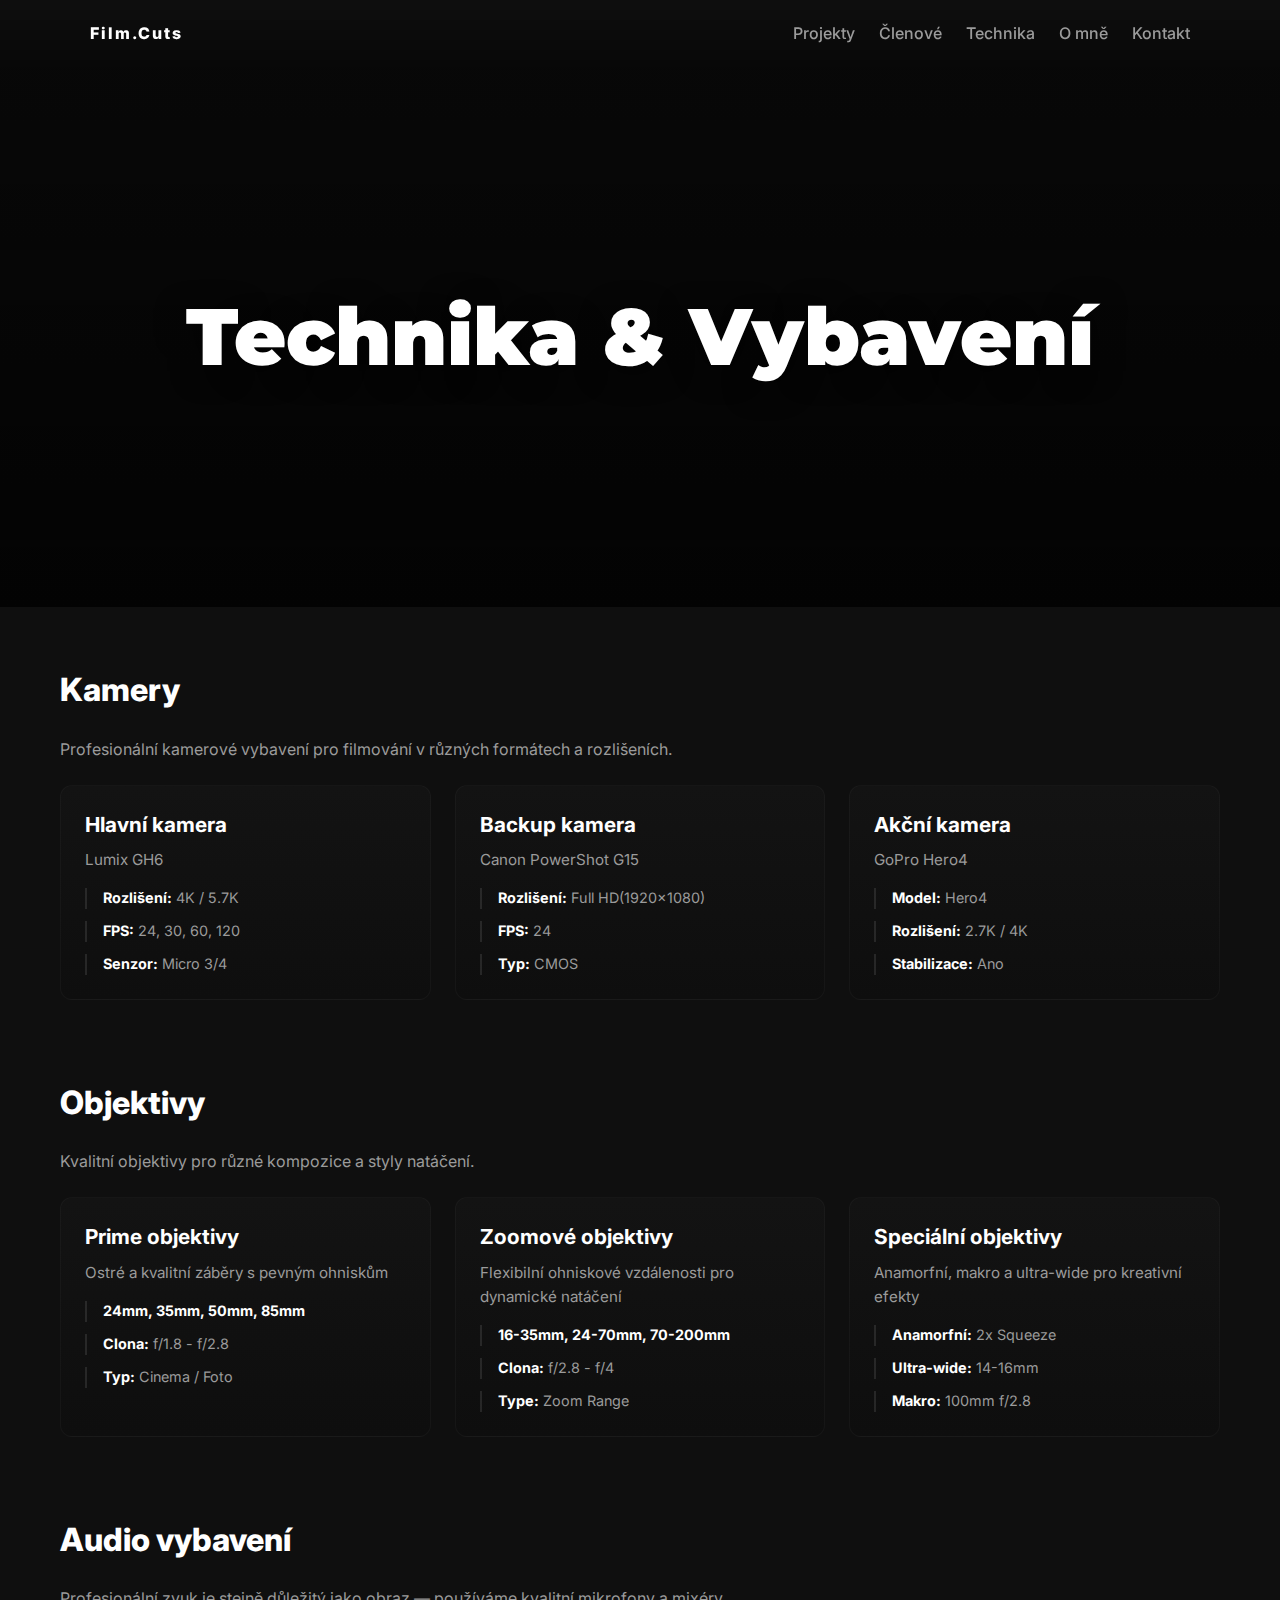
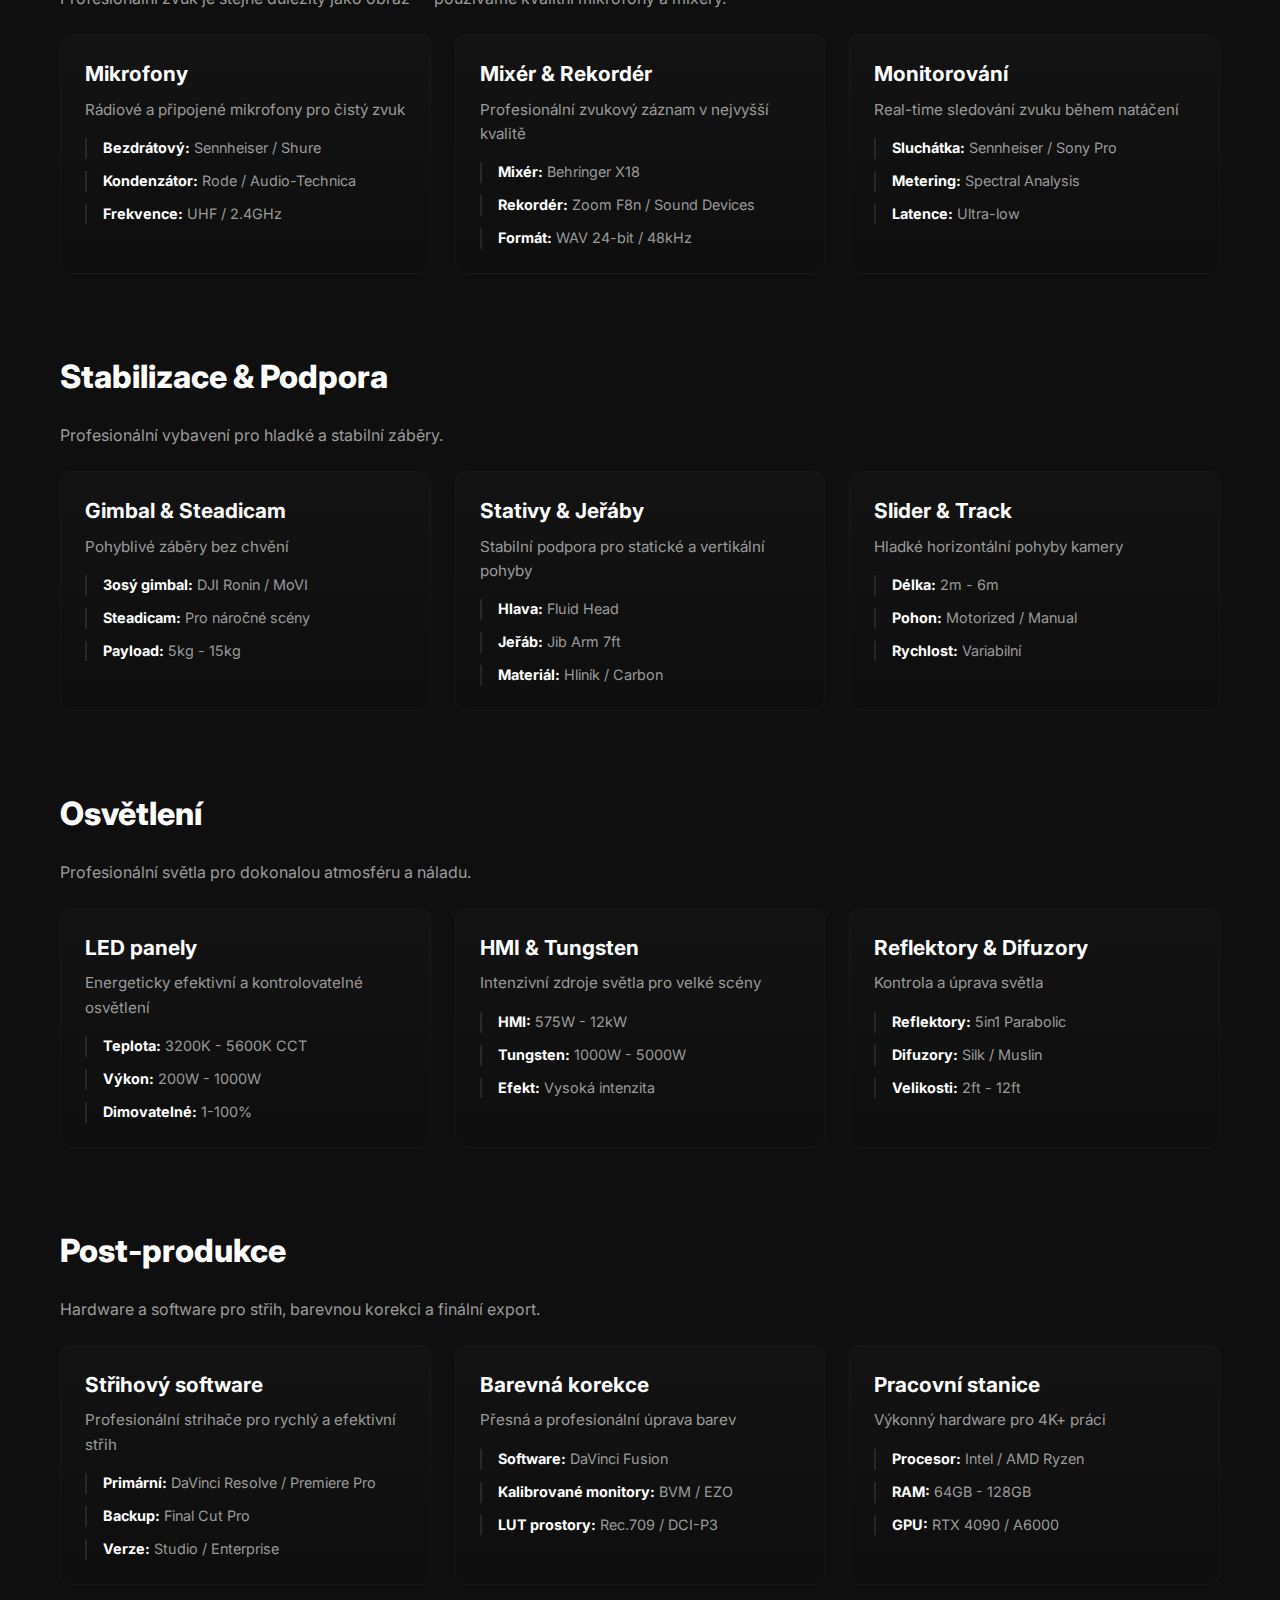
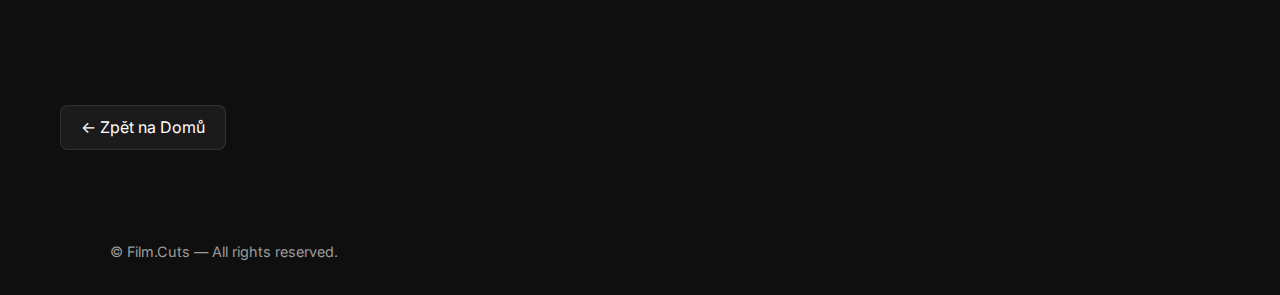
<file: technika.html>
<!DOCTYPE html>
<html lang="cs">
<head>
    <meta charset="utf-8">
    <meta name="viewport" content="width=device-width,initial-scale=1">
    <title>Technika — Film.Cuts</title>
    <link href="https://fonts.googleapis.com/css2?family=Montserrat:wght@900&family=Inter:wght@300;400;600;800&display=swap" rel="stylesheet">
    <link rel="stylesheet" href="style.css">
    <style>
        .tech-hero { position: relative; height: 60vh; display: flex; align-items: center; justify-content: center; text-align: center; overflow: hidden; background: linear-gradient(180deg, rgba(0,0,0,0.5), rgba(0,0,0,0.8)); }
        .tech-hero h1 { font-family: 'Montserrat', sans-serif; font-size: clamp(36px, 10vw, 80px); font-weight: 900; color: var(--text); text-shadow: 0 6px 30px rgba(0,0,0,0.6); }
        .tech-content { max-width: 1200px; margin: 0 auto; padding: 60px 20px; }
        .tech-section { margin-bottom: 80px; }
        .tech-section h2 { font-size: 2rem; margin-bottom: 24px; font-weight: 800; }
        .tech-grid { display: grid; grid-template-columns: repeat(auto-fit, minmax(300px, 1fr)); gap: 24px; margin-top: 24px; }
        .tech-item { background: linear-gradient(180deg, rgba(255,255,255,0.02), rgba(0,0,0,0.02)); border: 1px solid rgba(255,255,255,0.03); border-radius: 12px; padding: 24px; }
        .tech-item h3 { font-size: 1.3rem; margin-bottom: 8px; font-weight: 700; }
        .tech-item p { color: var(--muted); font-size: 0.95rem; line-height: 1.6; }
        .tech-specs { display: flex; flex-direction: column; gap: 12px; margin-top: 16px; }
        .spec { color: var(--muted); font-size: 0.9rem; padding-left: 16px; border-left: 2px solid rgba(255,255,255,0.1); }
        .spec strong { color: var(--text); }
        .back-link { display: inline-block; margin-top: 40px; padding: 10px 20px; background: rgba(255,255,255,0.05); border: 1px solid rgba(255,255,255,0.1); border-radius: 8px; color: var(--text); text-decoration: none; transition: all .18s ease; }
        .back-link:hover { background: rgba(255,255,255,0.1); transform: translateY(-2px); }
    </style>
</head>
<body>

    <header class="site-header">
        <div class="container header-inner">
            <a class="brand" href="index.html">Film.Cuts</a>
            <nav class="main-nav" aria-label="Hlavní navigace">
                <a href="index.html#projekty">Projekty</a>
                <a href="index.html#clenove">Členové</a>
                <a href="technika.html">Technika</a>
                <a href="index.html#about">O mně</a>
                <a href="index.html#contact">Kontakt</a>
            </nav>
        </div>
    </header>

    <main id="main">

        <!-- TECH HERO -->
        <section class="tech-hero">
            <h1>Technika & Vybavení</h1>
        </section>

        <!-- TECH CONTENT -->
        <section class="tech-content">

            <!-- CAMERAS -->
            <div class="tech-section">
                <h2>Kamery</h2>
                <p style="color: var(--muted); margin-bottom: 20px;">Profesionální kamerové vybavení pro filmování v různých formátech a rozlišeních.</p>
                <div class="tech-grid">
                    <div class="tech-item">
                        <h3>Hlavní kamera</h3>
                        <p>Lumix GH6</p>
                        <div class="tech-specs">
                            <div class="spec"><strong>Rozlišení:</strong> 4K / 5.7K</div>
                            <div class="spec"><strong>FPS:</strong> 24, 30, 60, 120</div>
                            <div class="spec"><strong>Senzor:</strong> Micro 3/4</div>
                        </div>
                    </div>
                    <div class="tech-item">
                        <h3>Backup kamera</h3>
                        <p>Canon PowerShot G15</p>
                        <div class="tech-specs">
                            <div class="spec"><strong>Rozlišení:</strong> Full HD(1920x1080)</div>
                            <div class="spec"><strong>FPS:</strong> 24</div>
                            <div class="spec"><strong>Typ:</strong> CMOS</div>
                        </div>
                    </div>
                    <div class="tech-item">
                        <h3>Akční kamera</h3>
                        <p> GoPro Hero4</p>
                        <div class="tech-specs">
                            <div class="spec"><strong>Model:</strong> Hero4</div>
                            <div class="spec"><strong>Rozlišení:</strong> 2.7K / 4K</div>
                            <div class="spec"><strong>Stabilizace:</strong> Ano</div>
                        </div>
                    </div>
                </div>
            </div>

            <!-- LENSES -->
            <div class="tech-section">
                <h2>Objektivy</h2>
                <p style="color: var(--muted); margin-bottom: 20px;">Kvalitní objektivy pro různé kompozice a styly natáčení.</p>
                <div class="tech-grid">
                    <div class="tech-item">
                        <h3>Prime objektivy</h3>
                        <p>Ostré a kvalitní záběry s pevným ohniskům</p>
                        <div class="tech-specs">
                            <div class="spec"><strong>24mm, 35mm, 50mm, 85mm</strong></div>
                            <div class="spec"><strong>Clona:</strong> f/1.8 - f/2.8</div>
                            <div class="spec"><strong>Typ:</strong> Cinema / Foto</div>
                        </div>
                    </div>
                    <div class="tech-item">
                        <h3>Zoomové objektivy</h3>
                        <p>Flexibilní ohniskové vzdálenosti pro dynamické natáčení</p>
                        <div class="tech-specs">
                            <div class="spec"><strong>16-35mm, 24-70mm, 70-200mm</strong></div>
                            <div class="spec"><strong>Clona:</strong> f/2.8 - f/4</div>
                            <div class="spec"><strong>Type:</strong> Zoom Range</div>
                        </div>
                    </div>
                    <div class="tech-item">
                        <h3>Speciální objektivy</h3>
                        <p>Anamorfní, makro a ultra-wide pro kreativní efekty</p>
                        <div class="tech-specs">
                            <div class="spec"><strong>Anamorfní:</strong> 2x Squeeze</div>
                            <div class="spec"><strong>Ultra-wide:</strong> 14-16mm</div>
                            <div class="spec"><strong>Makro:</strong> 100mm f/2.8</div>
                        </div>
                    </div>
                </div>
            </div>

            <!-- AUDIO -->
            <div class="tech-section">
                <h2>Audio vybavení</h2>
                <p style="color: var(--muted); margin-bottom: 20px;">Profesionální zvuk je stejně důležitý jako obraz — používáme kvalitní mikrofony a mixéry.</p>
                <div class="tech-grid">
                    <div class="tech-item">
                        <h3>Mikrofony</h3>
                        <p>Rádiové a připojené mikrofony pro čistý zvuk</p>
                        <div class="tech-specs">
                            <div class="spec"><strong>Bezdrátový:</strong> Sennheiser / Shure</div>
                            <div class="spec"><strong>Kondenzátor:</strong> Rode / Audio-Technica</div>
                            <div class="spec"><strong>Frekvence:</strong> UHF / 2.4GHz</div>
                        </div>
                    </div>
                    <div class="tech-item">
                        <h3>Mixér & Rekordér</h3>
                        <p>Profesionální zvukový záznam v nejvyšší kvalitě</p>
                        <div class="tech-specs">
                            <div class="spec"><strong>Mixér:</strong> Behringer X18</div>
                            <div class="spec"><strong>Rekordér:</strong> Zoom F8n / Sound Devices</div>
                            <div class="spec"><strong>Formát:</strong> WAV 24-bit / 48kHz</div>
                        </div>
                    </div>
                    <div class="tech-item">
                        <h3>Monitorování</h3>
                        <p>Real-time sledování zvuku během natáčení</p>
                        <div class="tech-specs">
                            <div class="spec"><strong>Sluchátka:</strong> Sennheiser / Sony Pro</div>
                            <div class="spec"><strong>Metering:</strong> Spectral Analysis</div>
                            <div class="spec"><strong>Latence:</strong> Ultra-low</div>
                        </div>
                    </div>
                </div>
            </div>

            <!-- STABILIZATION -->
            <div class="tech-section">
                <h2>Stabilizace & Podpora</h2>
                <p style="color: var(--muted); margin-bottom: 20px;">Profesionální vybavení pro hladké a stabilní záběry.</p>
                <div class="tech-grid">
                    <div class="tech-item">
                        <h3>Gimbal & Steadicam</h3>
                        <p>Pohyblivé záběry bez chvění</p>
                        <div class="tech-specs">
                            <div class="spec"><strong>3osý gimbal:</strong> DJI Ronin / MoVI</div>
                            <div class="spec"><strong>Steadicam:</strong> Pro náročné scény</div>
                            <div class="spec"><strong>Payload:</strong> 5kg - 15kg</div>
                        </div>
                    </div>
                    <div class="tech-item">
                        <h3>Stativy & Jeřáby</h3>
                        <p>Stabilní podpora pro statické a vertikální pohyby</p>
                        <div class="tech-specs">
                            <div class="spec"><strong>Hlava:</strong> Fluid Head</div>
                            <div class="spec"><strong>Jeřáb:</strong> Jib Arm 7ft</div>
                            <div class="spec"><strong>Materiál:</strong> Hliník / Carbon</div>
                        </div>
                    </div>
                    <div class="tech-item">
                        <h3>Slider & Track</h3>
                        <p>Hladké horizontální pohyby kamery</p>
                        <div class="tech-specs">
                            <div class="spec"><strong>Délka:</strong> 2m - 6m</div>
                            <div class="spec"><strong>Pohon:</strong> Motorized / Manual</div>
                            <div class="spec"><strong>Rychlost:</strong> Variabilní</div>
                        </div>
                    </div>
                </div>
            </div>

            <!-- LIGHTING -->
            <div class="tech-section">
                <h2>Osvětlení</h2>
                <p style="color: var(--muted); margin-bottom: 20px;">Profesionální světla pro dokonalou atmosféru a náladu.</p>
                <div class="tech-grid">
                    <div class="tech-item">
                        <h3>LED panely</h3>
                        <p>Energeticky efektivní a kontrolovatelné osvětlení</p>
                        <div class="tech-specs">
                            <div class="spec"><strong>Teplota:</strong> 3200K - 5600K CCT</div>
                            <div class="spec"><strong>Výkon:</strong> 200W - 1000W</div>
                            <div class="spec"><strong>Dimovatelné:</strong> 1-100%</div>
                        </div>
                    </div>
                    <div class="tech-item">
                        <h3>HMI & Tungsten</h3>
                        <p>Intenzivní zdroje světla pro velké scény</p>
                        <div class="tech-specs">
                            <div class="spec"><strong>HMI:</strong> 575W - 12kW</div>
                            <div class="spec"><strong>Tungsten:</strong> 1000W - 5000W</div>
                            <div class="spec"><strong>Efekt:</strong> Vysoká intenzita</div>
                        </div>
                    </div>
                    <div class="tech-item">
                        <h3>Reflektory & Difuzory</h3>
                        <p>Kontrola a úprava světla</p>
                        <div class="tech-specs">
                            <div class="spec"><strong>Reflektory:</strong> 5in1 Parabolic</div>
                            <div class="spec"><strong>Difuzory:</strong> Silk / Muslin</div>
                            <div class="spec"><strong>Velikosti:</strong> 2ft - 12ft</div>
                        </div>
                    </div>
                </div>
            </div>

            <!-- POST-PRODUCTION -->
            <div class="tech-section">
                <h2>Post-produkce</h2>
                <p style="color: var(--muted); margin-bottom: 20px;">Hardware a software pro střih, barevnou korekci a finální export.</p>
                <div class="tech-grid">
                    <div class="tech-item">
                        <h3>Střihový software</h3>
                        <p>Profesionální strihače pro rychlý a efektivní střih</p>
                        <div class="tech-specs">
                            <div class="spec"><strong>Primární:</strong> DaVinci Resolve / Premiere Pro</div>
                            <div class="spec"><strong>Backup:</strong> Final Cut Pro</div>
                            <div class="spec"><strong>Verze:</strong> Studio / Enterprise</div>
                        </div>
                    </div>
                    <div class="tech-item">
                        <h3>Barevná korekce</h3>
                        <p>Přesná a profesionální úprava barev</p>
                        <div class="tech-specs">
                            <div class="spec"><strong>Software:</strong> DaVinci Fusion</div>
                            <div class="spec"><strong>Kalibrované monitory:</strong> BVM / EZO</div>
                            <div class="spec"><strong>LUT prostory:</strong> Rec.709 / DCI-P3</div>
                        </div>
                    </div>
                    <div class="tech-item">
                        <h3>Pracovní stanice</h3>
                        <p>Výkonný hardware pro 4K+ práci</p>
                        <div class="tech-specs">
                            <div class="spec"><strong>Procesor:</strong> Intel / AMD Ryzen</div>
                            <div class="spec"><strong>RAM:</strong> 64GB - 128GB</div>
                            <div class="spec"><strong>GPU:</strong> RTX 4090 / A6000</div>
                        </div>
                    </div>
                </div>
            </div>

            <a href="index.html" class="back-link">← Zpět na Domů</a>
        </section>

    </main>

    <footer class="site-footer">
        <div class="container">
            <p class="muted small">© Film.Cuts — All rights reserved.</p>
        </div>
    </footer>

    <script src="script.js" defer></script>
</body>
</html>
</file>
<file: style.css>
* {
    margin: 0;
    padding: 0;
    box-sizing: border-box;
}

:root{
    --bg: #0f0f0f;
    --surface: #111111;
    --text: #ffffff;
    --muted: #9b9b9b;
    --accent: #e6e6e6;
    --gap: 88px;
    --container: 1100px;
    --radius: 10px;
}

body{
    background: var(--bg);
    color: var(--text);
    font-family: 'Inter', system-ui, -apple-system, 'Segoe UI', Roboto, 'Helvetica Neue', Arial;
    -webkit-font-smoothing:antialiased;
    -moz-osx-font-smoothing:grayscale;
    line-height:1.45;
}

*{scroll-behavior:smooth}
/* Reset & variables */
:root{
  --bg: #0f0f0f;
  --text: #ffffff;
  --muted: #9b9b9b;
  --accent: #e6e6e6;
  --gap: 88px;
  --container: 1100px;
  --radius: 10px;
}

*{box-sizing:border-box;margin:0;padding:0}
html{scroll-behavior:smooth}
body{background:var(--bg);color:var(--text);font-family:'Inter',system-ui,-apple-system,'Segoe UI',Roboto,Arial,Helvetica;line-height:1.45;-webkit-font-smoothing:antialiased}

/* Layout helpers */
.container{max-width:var(--container);margin:0 auto;padding:0 20px}
main{min-height:60vh}
section{padding:var(--gap) 5%}

/* Header */
.site-header{position:sticky;top:0;z-index:80;background:linear-gradient(180deg,rgba(0,0,0,0),rgba(0,0,0,0.45))}
.header-inner{display:flex;align-items:center;justify-content:space-between;padding:22px 0}
/* hide header on scroll down: slide up smoothly */
.site-header{
    transition:transform .28s cubic-bezier(.2,.9,.2,1),opacity .18s ease;
    will-change:transform,opacity;
}
.site-header.header-hidden{
    transform:translateY(-110%);
    opacity:0;
    pointer-events:none;
}
.brand{font-weight:800;letter-spacing:2px;color:var(--text);text-decoration:none}
.main-nav a{color:var(--muted);margin-left:20px;text-decoration:none;font-weight:500}
.main-nav a:hover{color:var(--text)}

/* HERO */
.hero{position:relative;height:100vh;display:flex;align-items:center;justify-content:center;text-align:center;overflow:hidden}
.hero-bg{position:absolute;inset:0;background-image:url('assets/hero.png');background-size:cover;background-position:center center;filter:brightness(.6) saturate(.85) blur(3px);z-index:0}
.hero-overlay{position:absolute;inset:0;background:linear-gradient(180deg, rgba(0,0,0,0.45), rgba(0,0,0,0.7));z-index:1}
.hero-content{position:relative;z-index:5;padding:0 20px;display:flex;align-items:center;justify-content:center}
.hero-panel{background:transparent;padding:22px 28px;border-radius:10px;display:inline-block}
.hero-title{font-family:'Montserrat',sans-serif;font-size:clamp(60px,15vw,200px);letter-spacing:1px;font-weight:900;margin-bottom:8px;text-transform:uppercase;color:var(--text);text-shadow:0 6px 30px rgba(0,0,0,0.6)}
.hero-tagline{color:var(--muted);font-size:16px;margin-bottom:8px}

/* lower opacity of tab so it sits well on the translucent panel */
.hero-tab{background:rgba(255,255,255,0.04);padding:8px 14px;border-radius:999px;border:1px solid rgba(255,255,255,0.06);display:inline-block;color:var(--text);text-decoration:none}

/* Top graphic placed above the hero panel; drop assets/hero-top.png to replace */
.hero-top-graphic{position:absolute;top:18px;left:50%;transform:translateX(-50%);z-index:6;pointer-events:auto;display:flex;align-items:center;justify-content:center}
.hero-top-graphic img{width:clamp(120px,18vw,480px);height:auto;object-fit:contain;border-radius:8px;box-shadow:0 8px 30px rgba(0,0,0,0.45)}
@media(max-width:700px){.hero-top-graphic{top:12px}.hero-top-graphic img{width:140px}}

/* ensure hero text is above overlay */
.hero-content .reveal{opacity:1;transform:none}

/* small pill/tab under hero that links to projects */
.hero-tab{display:inline-block;margin-top:18px;padding:10px 18px;border-radius:999px;background:rgba(255,255,255,0.04);color:var(--text);text-decoration:none;border:1px solid rgba(255,255,255,0.06);font-weight:600;transition:transform .18s ease,background .18s ease}
.hero-tab:hover{transform:translateY(-3px);background:rgba(255,255,255,0.07)}

/* Scroll indicator */
.scroll-indicator{position:absolute;left:50%;transform:translateX(-50%);bottom:28px;background:transparent;border:0;z-index:10;display:none}
.scroll-indicator span{display:block;width:28px;height:44px;border-radius:14px;border:1px solid rgba(255,255,255,0.18);position:relative}
.scroll-indicator span::after{content:"";position:absolute;left:50%;top:8px;transform:translateX(-50%);width:6px;height:6px;background:rgba(255,255,255,0.8);border-radius:50%;animation:scrolldot 1.6s infinite}
@keyframes scrolldot{0%{transform:translate(-50%,0);opacity:1}60%{transform:translate(-50%,20px);opacity:.2}100%{transform:translate(-50%,0);opacity:1}}

/* Showreel */
.showreel .section-title{margin-bottom:6px}
.video-wrap{position:relative;padding-top:56.25%;overflow:hidden;border-radius:8px;background:#0b0b0b}
.video-wrap iframe{position:absolute;left:0;top:0;width:100%;height:100%;border:0}

/* Portfolio */
.portfolio-grid{display:grid;grid-template-columns:repeat(auto-fit,minmax(320px,1fr));gap:28px}
.project{min-height:auto}
.thumb{position:relative;display:block;overflow:hidden;border-radius:8px;background:transparent;width:100%}
.thumb img{width:100%;height:auto;display:block;transition:filter .28s ease}
.thumb::after{content:"";position:absolute;inset:0;background:linear-gradient(180deg,transparent,rgba(0,0,0,0.55));opacity:0;transition:opacity .4s ease}
/* default overlay-style metadata (when used inside thumb) */
.thumb .project-meta{position:absolute;left:20px;bottom:18px;color:var(--text);opacity:0;transform:translateY(12px);transition:all .45s cubic-bezier(.2,.9,.2,1);max-width:75%}
.project .project-meta{ /* when project-meta is a sibling under .project, make it static and visible */
    position:static;
    left:auto;
    bottom:auto;
    opacity:1;
    transform:none;
    margin-top:12px;
    color:var(--text);
    max-width:100%;
}
.project .project-meta h3{font-size:1.05rem;margin:0}
.project .project-meta p{color:var(--muted);font-size:0.95rem;margin-top:8px}
.project:hover img{filter:brightness(.9)}
.project:hover .thumb::after{opacity:1}

/* Card styling for projects (clear boxes with image + meta) */
.project.card{
    background: linear-gradient(180deg, rgba(255,255,255,0.02), rgba(0,0,0,0.02));
    border: 1px solid rgba(255,255,255,0.03);
    padding:14px;
    border-radius:10px;
    display:flex;
    flex-direction:column;
    gap:10px;
    transition:transform .18s ease,box-shadow .18s ease;
}
.project.card:hover{transform:translateY(-6px);box-shadow:0 12px 30px rgba(0,0,0,0.45)}
.project.card .thumb{border-radius:8px}
.project.card .project-meta{margin:0;padding:6px 2px}
.project.card .project-meta h3{margin-bottom:6px}
.project.card .project-meta time{display:block;color:var(--muted);font-size:0.85rem;margin-bottom:6px}

/* About */
.about-grid{display:grid;grid-template-columns:1fr 420px;gap:48px;align-items:center}
.about-media img{width:100%;height:auto;border-radius:8px;display:block}
.about-text p{color:var(--muted);max-width:70ch}

/* Philosophy */
.philosophy-list{display:flex;flex-direction:column;gap:18px;align-items:flex-start}
.ph-item{font-weight:600;font-size:1.05rem}

/* Contact */
.contact-link{color:var(--text);text-decoration:none;border-bottom:1px solid rgba(255,255,255,0.04);padding-bottom:2px}
.contact-link:hover{color:var(--accent);border-color:transparent}

/* Social icon links in contact */
.socials{display:flex;gap:12px;align-items:center;margin-top:10px}
.icon-link{display:inline-flex;width:56px;height:56px;align-items:center;justify-content:center;border-radius:12px;background:rgba(255,255,255,0.02);border:1px solid rgba(255,255,255,0.03);color:var(--muted)}
.icon-link svg{width:24px;height:24px;display:block;fill:currentColor}

/* contact-list: larger clickable rows with label + description */
.contact-list{display:flex;flex-direction:column;gap:12px;margin-top:10px}
.contact-item{display:flex;align-items:center;gap:12px;padding:8px 10px;border-radius:10px;background:transparent;border:1px solid transparent;text-decoration:none;color:inherit;transition:all .18s ease}
.contact-item:hover{background:rgba(255,255,255,0.02);border-color:rgba(255,255,255,0.03);transform:translateY(-4px);color:var(--text)}
.contact-meta{display:flex;flex-direction:column}
.contact-name{font-weight:700;font-size:1rem}
.contact-desc{color:var(--muted);font-size:0.95rem}

@media(min-width:900px){
    .contact-list{flex-direction:row}
    .contact-item{padding:10px 14px}
}

/* Team / Členové */
.team-grid{display:grid;grid-template-columns:1fr;gap:28px;margin-top:32px}
.team-member{background:linear-gradient(180deg,rgba(255,255,255,0.02),rgba(0,0,0,0.02));border:1px solid rgba(255,255,255,0.03);border-radius:12px;padding:18px;display:flex;flex-direction:column;gap:14px;transition:transform .18s ease,box-shadow .18s ease}
.team-member:hover{transform:translateY(-8px);box-shadow:0 16px 40px rgba(0,0,0,0.5)}
.team-member:first-child{grid-column:1;display:grid;grid-template-columns:1fr 1fr;gap:32px;align-items:center;padding:32px;background:linear-gradient(135deg,rgba(34,197,94,0.08),rgba(22,163,74,0.04));border:1px solid rgba(34,197,94,0.2)}
.team-member:first-child .member-photo{aspect-ratio:1/1}
.team-member:first-child .member-info h3{font-size:1.8rem;margin-bottom:8px}
.team-member:first-child .member-role{font-size:1.1rem;color:#22c55e}
.team-member:first-child .member-bio{font-size:0.95rem;color:var(--accent)}
.team-member:not(:first-child){grid-column:1;display:grid;grid-template-columns:auto 1fr;gap:20px;align-items:flex-start;padding:16px;background:rgba(255,255,255,0.01)}
.team-member:not(:first-child) .member-photo{width:100px;aspect-ratio:1/1}
.team-member:not(:first-child) .member-info h3{font-size:1rem}
.team-member:not(:first-child) .member-role{font-size:0.85rem;opacity:0.8}
.team-member:not(:first-child) .member-bio{font-size:0.85rem;opacity:0.7}
.member-photo{width:100%;aspect-ratio:1/1;border-radius:10px;overflow:hidden;background:#0b0b0b;display:flex;align-items:center;justify-content:center}
.member-photo img{width:100%;height:100%;object-fit:cover;object-position:center}
.member-info h3{font-size:1.15rem;margin-bottom:4px;font-weight:700}
.member-role{color:var(--accent);font-size:0.95rem;font-weight:600;margin-bottom:8px}
.member-bio{color:var(--muted);font-size:0.9rem;line-height:1.4}

/* About card in team section */
.about-card{display:grid;grid-template-columns:1fr 1fr;gap:32px;align-items:center;padding:32px;background:rgba(34,197,94,0.05);border:1px solid rgba(34,197,94,0.15);margin-top:20px}
.about-card .about-content{display:flex;flex-direction:column;gap:12px}
.about-card .section-title{font-size:1.8rem;margin-bottom:8px;color:var(--text)}
.about-card p{color:var(--accent);font-size:0.95rem;line-height:1.6}
.about-card .about-image{width:100%;aspect-ratio:1/1;border-radius:10px;overflow:hidden}
.about-card .about-image img{width:100%;height:100%;object-fit:cover;object-position:center}

/* Footer */
.site-footer{padding:32px 0}
.muted{color:var(--muted)}

/* Reveal utility */
.reveal{opacity:0;transform:translateY(18px);transition:opacity .8s ease,transform .8s cubic-bezier(.2,.9,.2,1)}
.reveal.in-view{opacity:1;transform:none}

/* keep hero text always visible (avoid flicker from reveal utility) */
.hero-title.reveal, .hero-tagline.reveal{opacity:1;transform:none}

/* Responsive tweaks */
@media (max-width:1024px){.about-grid{grid-template-columns:1fr 360px}}
@media (max-width:1024px){
    .portfolio-grid{grid-template-columns:repeat(auto-fit,minmax(260px,1fr));gap:20px}
}
@media (max-width:800px){
    .about-grid{grid-template-columns:1fr}
    .main-nav{display:none}
    .portfolio-grid{grid-template-columns:1fr}
    .project{min-height:300px}
}

/* small helper */
.small{font-size:0.9rem}

/* Progress Bar Styles - Easy to edit */
.progress-container {
    margin-top: 12px;
}

.progress-bar {
    height: 4px;
    background: rgba(255, 255, 255, 0.1);
    border-radius: 2px;
    overflow: hidden;
}

.progress-fill {
    height: 100%;
    background: linear-gradient(90deg, #22c55e, #16a34a);
    border-radius: 2px;
    transition: width 0.3s ease;
}

.progress-info {
    display: flex;
    justify-content: space-between;
    align-items: center;
    margin-top: 6px;
}

.progress-status {
    color: var(--muted);
    font-size: 0.8rem;
}

.progress-percentage {
    font-size: 1.1rem;
    font-weight: 700;
    background: linear-gradient(135deg, #22c55e, #16a34a);
    -webkit-background-clip: text;
    -webkit-text-fill-color: transparent;
    background-clip: text;
}
</file>
